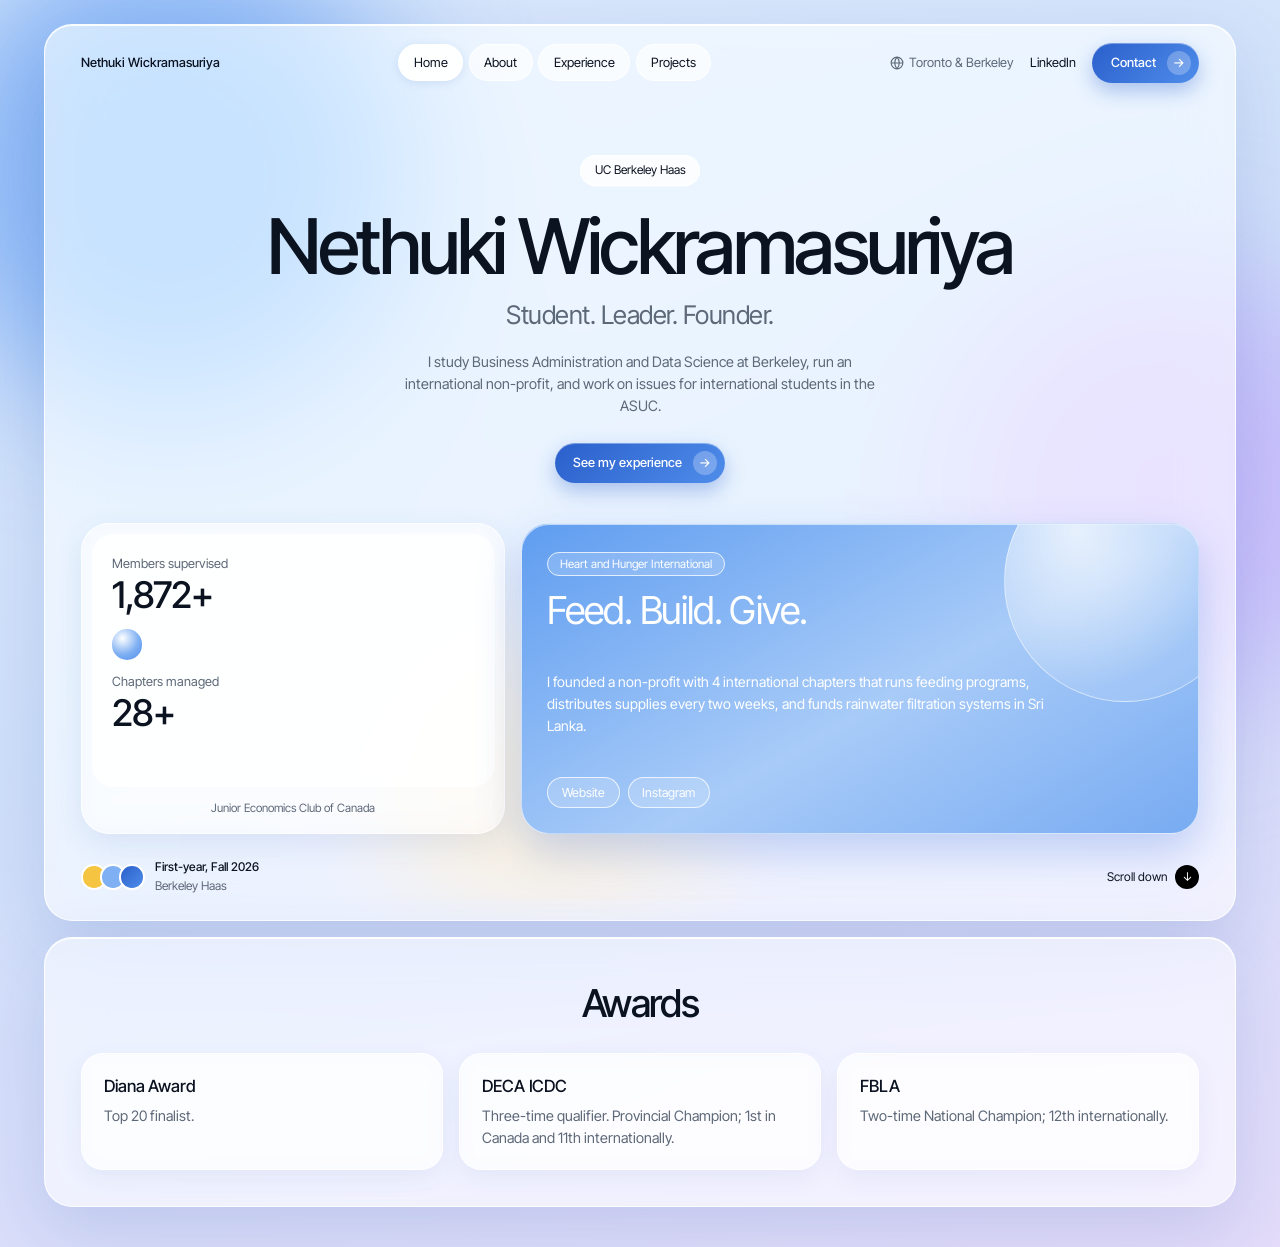
<file: index.html>
<!DOCTYPE html>
<html lang="en">
<head>
<meta charset="utf-8">
<meta name="viewport" content="width=device-width, initial-scale=1">
<title>Nethuki Wickramasuriya | UC Berkeley Haas</title>
<meta name="description" content="Nethuki Wickramasuriya is a student at UC Berkeley Haas from Toronto, founder of Heart and Hunger International, and an international affairs director in the ASUC.">
<link rel="canonical" href="https://nethukiw.github.io/">
<meta property="og:title" content="Nethuki Wickramasuriya | UC Berkeley Haas">
<meta property="og:description" content="Nethuki Wickramasuriya is a student at UC Berkeley Haas from Toronto, founder of Heart and Hunger International, and an international affairs director in the ASUC.">
<meta property="og:type" content="website">
<link rel="preconnect" href="https://fonts.googleapis.com">
<link rel="preconnect" href="https://fonts.gstatic.com" crossorigin>
<link href="https://fonts.googleapis.com/css2?family=Inter+Tight:wght@400;500&display=swap" rel="stylesheet">
<link rel="stylesheet" href="styles.css">
<script type="application/ld+json">
{"@context":"https://schema.org","@type":"Person","name":"Nethuki Wickramasuriya","url":"https://nethukiw.github.io/","email":"mailto:nethuki@berkeley.edu","sameAs":["https://www.linkedin.com/in/nethuki-wickramasuriya-935b712aa/"],"jobTitle":"Founder and CEO, Heart and Hunger International","alumniOf":{"@type":"CollegeOrUniversity","name":"University of California, Berkeley"}}
</script>
<script>document.documentElement.classList.add("js")</script>
</head>
<body>
<div class="blobs" aria-hidden="true"><i></i><i></i><i></i></div>
<div class="frame">
<div class="panel">
<div class="bar">
<a class="brand" href="index.html">Nethuki Wickramasuriya</a>
<nav class="nav" aria-label="Main">
<a href="index.html" aria-current="page">Home</a>
<a href="about.html">About</a>
<a href="experience.html">Experience</a>
<a href="projects.html">Projects</a>
</nav>
<div class="right">
<span class="loc"><svg width="14" height="14" viewBox="0 0 24 24" fill="none" stroke="currentColor" stroke-width="2" aria-hidden="true"><circle cx="12" cy="12" r="10"/><path d="M2 12h20M12 2a15 15 0 0 1 0 20M12 2a15 15 0 0 0 0 20"/></svg>Toronto &amp; Berkeley</span>
<a class="li" href="https://www.linkedin.com/in/nethuki-wickramasuriya-935b712aa/" target="_blank" rel="noopener">LinkedIn</a>
<a class="btn" href="mailto:nethuki@berkeley.edu">Contact <i>&rarr;</i></a>
</div>
</div>
<main>
<section class="hero">
<span class="tag">UC Berkeley Haas</span>
<h1 class="name">Nethuki Wickramasuriya</h1>
<p class="roles">Student. Leader. Founder.</p>
<p class="sub">I study Business Administration and Data Science at Berkeley, run an international non-profit, and work on issues for international students in the ASUC.</p>
<a class="btn" href="experience.html">See my experience <i>&rarr;</i></a>
</section>
<section class="cards" aria-label="Highlights">
<div class="shell">
<div class="in">
<div class="k">Members supervised</div>
<div class="big" data-count="2000" data-suffix="+">2,000+</div>
<div class="orb" aria-hidden="true"></div>
<div class="k">Chapters managed</div>
<div class="big" data-count="30" data-suffix="+">30+</div>
</div>
<small>Junior Economics Club of Canada</small>
</div>
<article class="feature">
<div>
<span class="pill">Heart and Hunger International</span>
<h2>Feed. Build. Give.</h2>
</div>
<p>I founded a non-profit with 4 international chapters that runs feeding programs, distributes supplies every two weeks, and funds rainwater filtration systems in Sri Lanka.</p>
<div class="links"><a href="https://www.google.com/search?q=heart+and+hunger" target="_blank" rel="noopener">Website</a><a href="https://www.instagram.com/heartandhunger/" target="_blank" rel="noopener">Instagram</a></div>
</article>
</section>
<div class="foot">
<div class="dots"><span aria-hidden="true"><i></i><i></i><i></i></span><div><b>First-year, Fall 2026</b><br>Berkeley Haas</div></div>
<a class="down" href="#highlights">Scroll down <i>&darr;</i></a>
</div>
</main>
</div>
<section class="panel sec" id="highlights">
<h2 class="t">Awards</h2>
<div class="grid3">
<div class="item reveal"><h3>Diana Award</h3><p>Top 20 finalist.</p></div>
<div class="item reveal"><h3>DECA ICDC</h3><p>Three-time qualifier. Provincial Champion; 1st in Canada and 11th internationally.</p></div>
<div class="item reveal"><h3>FBLA</h3><p>Two-time National Champion; 12th internationally.</p></div>
</div>
</section>
</div><script src="script.js" defer></script>
</body></html>
</file>
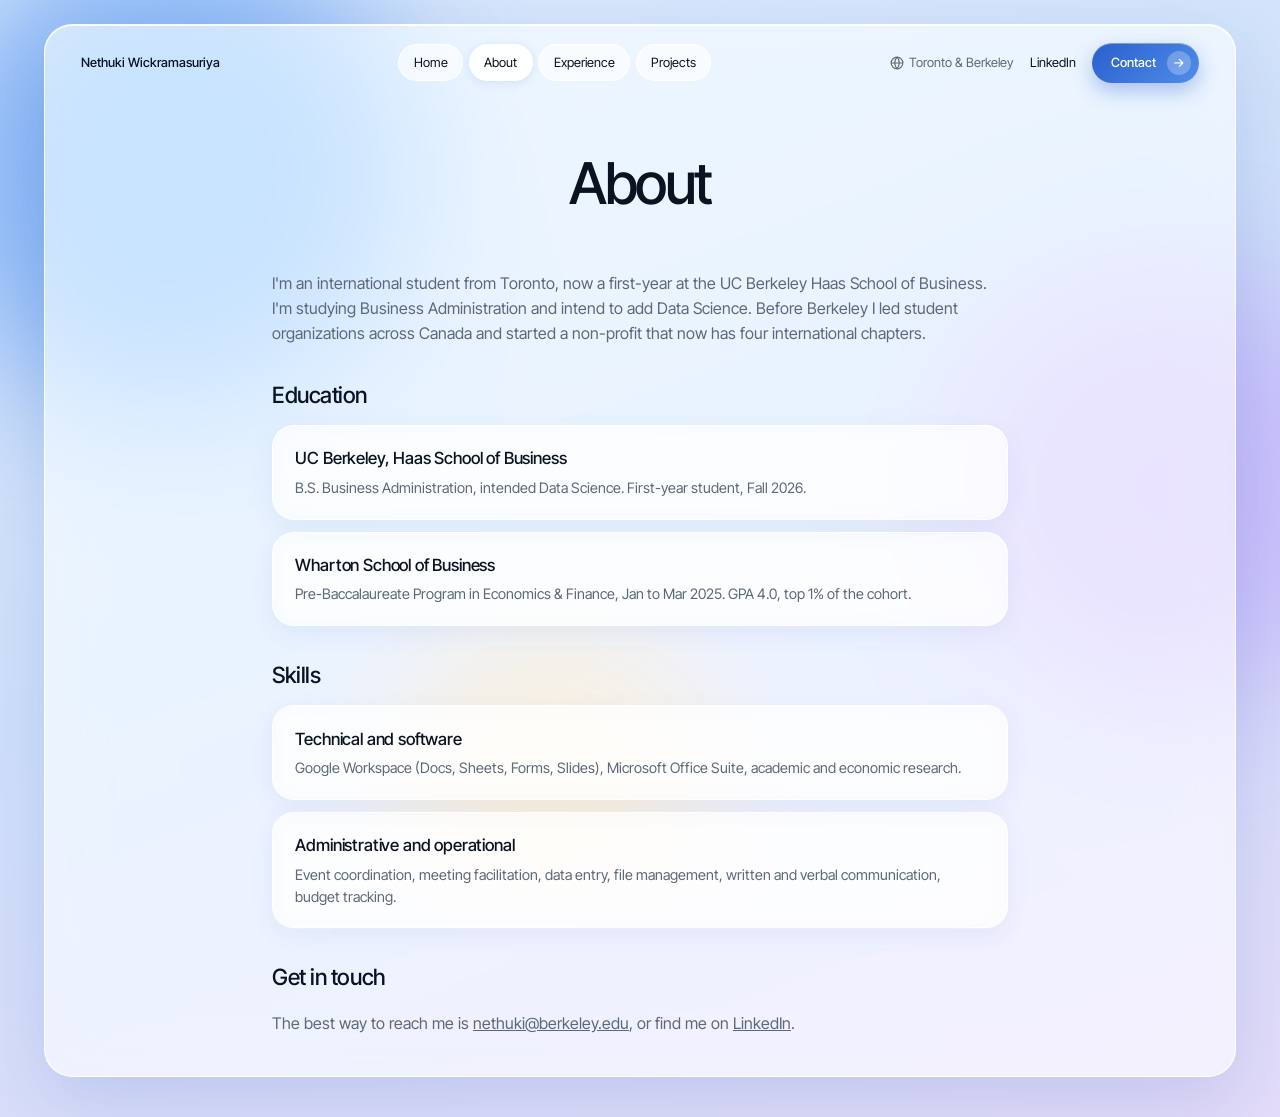
<file: about.html>
<!DOCTYPE html>
<html lang="en">
<head>
<meta charset="utf-8">
<meta name="viewport" content="width=device-width, initial-scale=1">
<title>About | Nethuki Wickramasuriya</title>
<meta name="description" content="About Nethuki Wickramasuriya: first-year at UC Berkeley Haas, Wharton pre-baccalaureate in Economics and Finance, from Toronto.">
<link rel="canonical" href="https://nethukiw.github.io/about.html">
<meta property="og:title" content="About | Nethuki Wickramasuriya">
<meta property="og:description" content="About Nethuki Wickramasuriya: first-year at UC Berkeley Haas, Wharton pre-baccalaureate in Economics and Finance, from Toronto.">
<meta property="og:type" content="website">
<link rel="preconnect" href="https://fonts.googleapis.com">
<link rel="preconnect" href="https://fonts.gstatic.com" crossorigin>
<link href="https://fonts.googleapis.com/css2?family=Inter+Tight:wght@400;500&display=swap" rel="stylesheet">
<link rel="stylesheet" href="styles.css">
<script>document.documentElement.classList.add("js")</script>
</head>
<body>
<div class="blobs" aria-hidden="true"><i></i><i></i><i></i></div>
<div class="frame">
<div class="panel">
<div class="bar">
<a class="brand" href="index.html">Nethuki Wickramasuriya</a>
<nav class="nav" aria-label="Main">
<a href="index.html">Home</a>
<a href="about.html" aria-current="page">About</a>
<a href="experience.html">Experience</a>
<a href="projects.html">Projects</a>
</nav>
<div class="right">
<span class="loc"><svg width="14" height="14" viewBox="0 0 24 24" fill="none" stroke="currentColor" stroke-width="2" aria-hidden="true"><circle cx="12" cy="12" r="10"/><path d="M2 12h20M12 2a15 15 0 0 1 0 20M12 2a15 15 0 0 0 0 20"/></svg>Toronto &amp; Berkeley</span>
<a class="li" href="https://www.linkedin.com/in/nethuki-wickramasuriya-935b712aa/" target="_blank" rel="noopener">LinkedIn</a>
<a class="btn" href="mailto:nethuki@berkeley.edu">Contact <i>&rarr;</i></a>
</div>
</div>
<main>
<section class="hero" style="padding-bottom:1.5rem"><h1 class="sm">About</h1></section>
<div class="col">
<p>I'm an international student from Toronto, now a first-year at the UC Berkeley Haas School of Business. I'm studying Business Administration and intend to add Data Science. Before Berkeley I led student organizations across Canada and started a non-profit that now has four international chapters.</p>
<h2>Education</h2>
<div class="item reveal"><h3>UC Berkeley, Haas School of Business</h3><p>B.S. Business Administration, intended Data Science. First-year student, Fall 2026.</p></div>
<div class="item reveal"><h3>Wharton School of Business</h3><p>Pre-Baccalaureate Program in Economics &amp; Finance, Jan to Mar 2025. GPA 4.0, top 1% of the cohort.</p></div>
<h2>Skills</h2>
<div class="item reveal"><h3>Technical and software</h3><p>Google Workspace (Docs, Sheets, Forms, Slides), Microsoft Office Suite, academic and economic research.</p></div>
<div class="item reveal"><h3>Administrative and operational</h3><p>Event coordination, meeting facilitation, data entry, file management, written and verbal communication, budget tracking.</p></div>
<h2>Get in touch</h2>
<p>The best way to reach me is <a href="mailto:nethuki@berkeley.edu">nethuki@berkeley.edu</a>, or find me on <a href="https://www.linkedin.com/in/nethuki-wickramasuriya-935b712aa/" target="_blank" rel="noopener">LinkedIn</a>.</p>
</div>
</main>
</div>
</div>
<script src="script.js" defer></script>
</body>
</html>
</file>
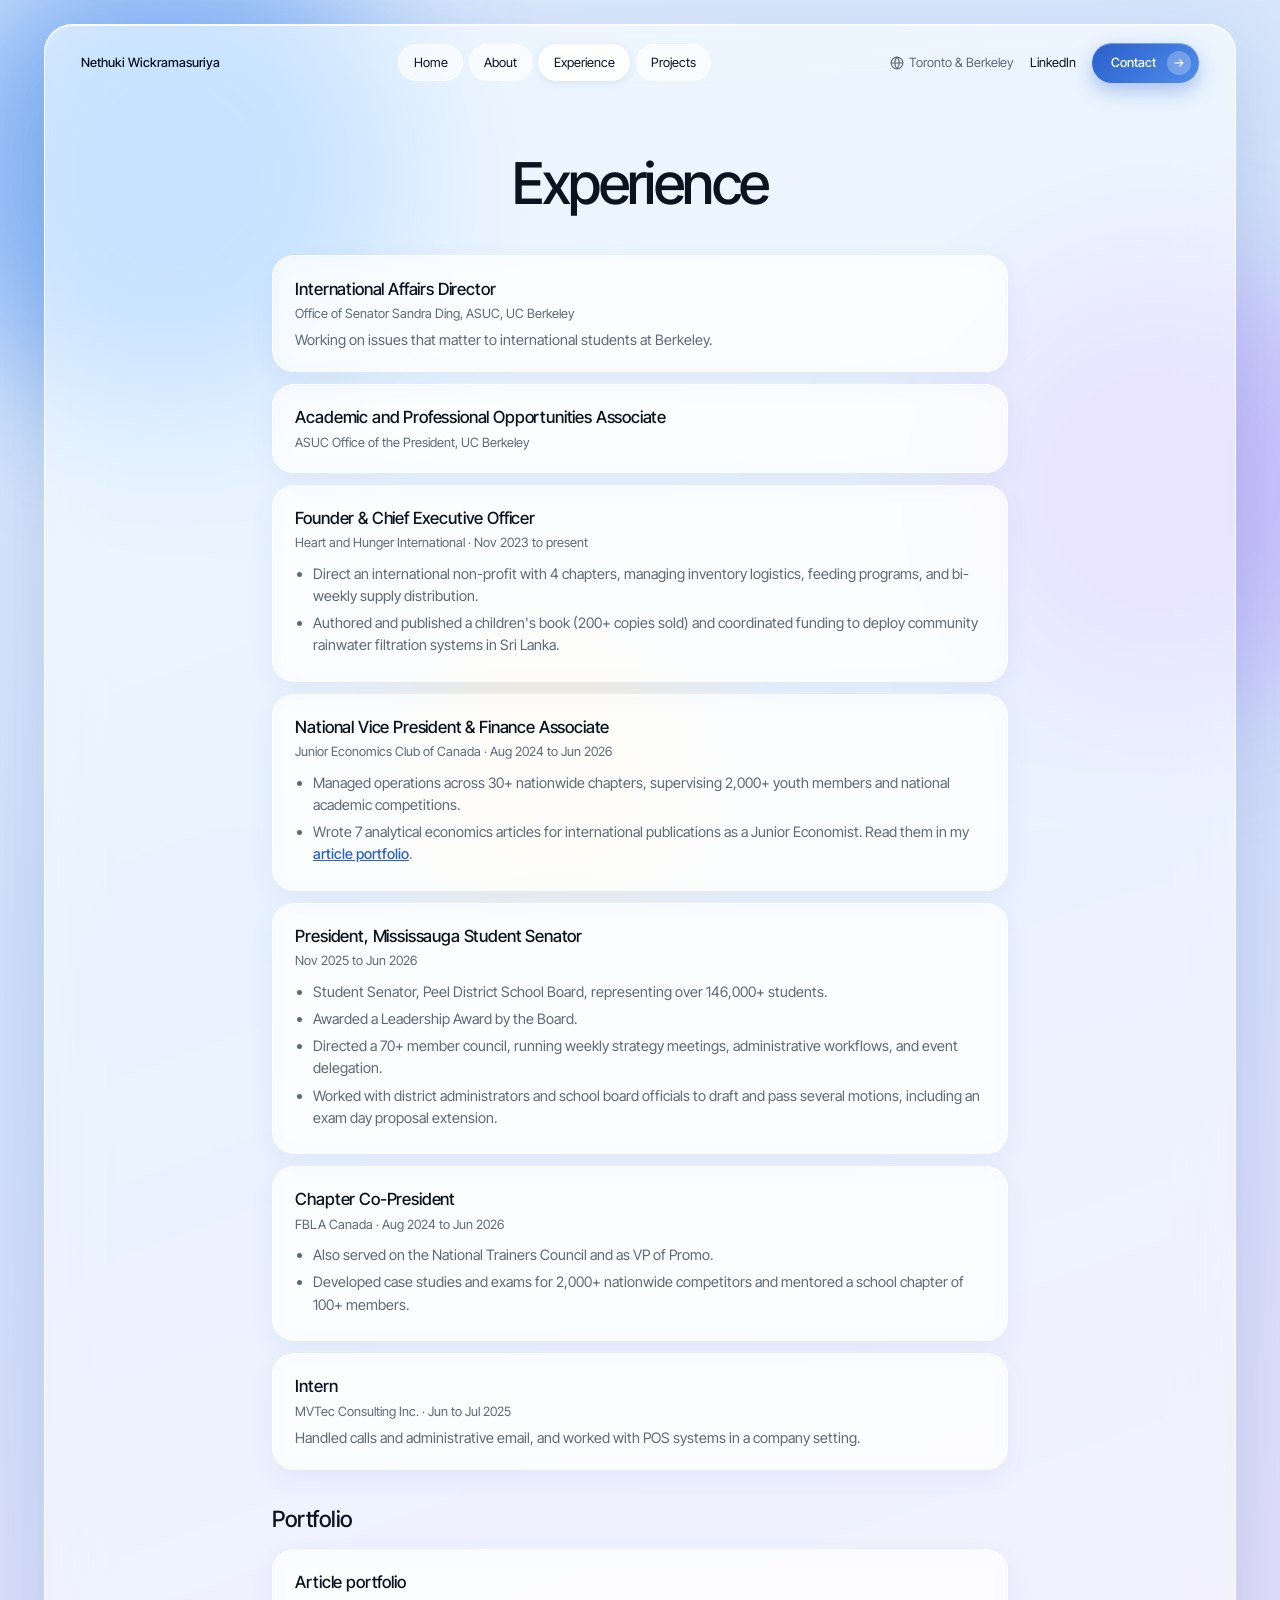
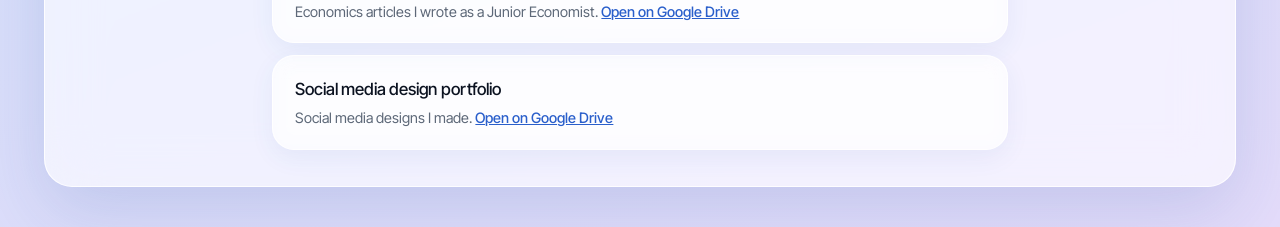
<file: experience.html>
<!DOCTYPE html>
<html lang="en">
<head>
<meta charset="utf-8">
<meta name="viewport" content="width=device-width, initial-scale=1">
<title>Experience | Nethuki Wickramasuriya</title>
<meta name="description" content="Leadership and work experience of Nethuki Wickramasuriya: ASUC, Heart and Hunger International, Junior Economics Club of Canada, student senate, FBLA.">
<link rel="canonical" href="https://nethukiw.github.io/experience.html">
<meta property="og:title" content="Experience | Nethuki Wickramasuriya">
<meta property="og:description" content="Leadership and work experience of Nethuki Wickramasuriya: ASUC, Heart and Hunger International, Junior Economics Club of Canada, student senate, FBLA.">
<meta property="og:type" content="website">
<link rel="preconnect" href="https://fonts.googleapis.com">
<link rel="preconnect" href="https://fonts.gstatic.com" crossorigin>
<link href="https://fonts.googleapis.com/css2?family=Inter+Tight:wght@400;500&display=swap" rel="stylesheet">
<link rel="stylesheet" href="styles.css">
<script>document.documentElement.classList.add("js")</script>
</head>
<body>
<div class="blobs" aria-hidden="true"><i></i><i></i><i></i></div>
<div class="frame">
<div class="panel">
<div class="bar">
<a class="brand" href="index.html">Nethuki Wickramasuriya</a>
<nav class="nav" aria-label="Main">
<a href="index.html">Home</a>
<a href="about.html">About</a>
<a href="experience.html" aria-current="page">Experience</a>
<a href="projects.html">Projects</a>
</nav>
<div class="right">
<span class="loc"><svg width="14" height="14" viewBox="0 0 24 24" fill="none" stroke="currentColor" stroke-width="2" aria-hidden="true"><circle cx="12" cy="12" r="10"/><path d="M2 12h20M12 2a15 15 0 0 1 0 20M12 2a15 15 0 0 0 0 20"/></svg>Toronto &amp; Berkeley</span>
<a class="li" href="https://www.linkedin.com/in/nethuki-wickramasuriya-935b712aa/" target="_blank" rel="noopener">LinkedIn</a>
<a class="btn" href="mailto:nethuki@berkeley.edu">Contact <i>&rarr;</i></a>
</div>
</div>
<main>
<section class="hero" style="padding-bottom:1.5rem"><h1 class="sm">Experience</h1></section>
<div class="col">
<div class="item reveal"><h3>International Affairs Director</h3><div class="k">Office of Senator Sandra Ding, ASUC, UC Berkeley</div><p>Working on issues that matter to international students at Berkeley.</p></div>
<div class="item reveal"><h3>Academic and Professional Opportunities Associate</h3><div class="k">ASUC Office of the President, UC Berkeley</div></div>
<div class="item reveal"><h3>Founder &amp; Chief Executive Officer</h3><div class="k">Heart and Hunger International &middot; Nov 2023 to present</div><ul><li>Direct an international non-profit with 4 chapters, managing inventory logistics, feeding programs, and bi-weekly supply distribution.</li><li>Authored and published a children's book (200+ copies sold) and coordinated funding to deploy community rainwater filtration systems in Sri Lanka.</li></ul></div>
<div class="item reveal"><h3>National Vice President &amp; Finance Associate</h3><div class="k">Junior Economics Club of Canada &middot; Aug 2024 to Jun 2026</div><ul><li>Managed operations across 30+ nationwide chapters, supervising 2,000+ youth members and national academic competitions.</li><li>Wrote 7 analytical economics articles for international publications as a Junior Economist. Read them in my <a href="https://drive.google.com/drive/folders/1W3ivAwOHROuxiVpic0l-gztxGkn0L9uT?usp=sharing" target="_blank" rel="noopener">article portfolio</a>.</li></ul></div>
<div class="item reveal"><h3>President, Mississauga Student Senator</h3><div class="k">Nov 2025 to Jun 2026</div><ul><li>Student Senator, Peel District School Board, representing over 146,000+ students.</li><li>Awarded a Leadership Award by the Board.</li><li>Directed a 70+ member council, running weekly strategy meetings, administrative workflows, and event delegation.</li><li>Worked with district administrators and school board officials to draft and pass several motions, including an exam day proposal extension.</li></ul></div>
<div class="item reveal"><h3>Chapter Co-President</h3><div class="k">FBLA Canada &middot; Aug 2024 to Jun 2026</div><ul><li>Also served on the National Trainers Council and as VP of Promo.</li><li>Developed case studies and exams for 2,000+ nationwide competitors and mentored a school chapter of 100+ members.</li></ul></div>
<div class="item reveal"><h3>Intern</h3><div class="k">MVTec Consulting Inc. &middot; Jun to Jul 2025</div><p>Handled calls and administrative email, and worked with POS systems in a company setting.</p></div>
<h2>Portfolio</h2>
<div class="item reveal"><h3>Article portfolio</h3><p>Economics articles I wrote as a Junior Economist. <a href="https://drive.google.com/drive/folders/1W3ivAwOHROuxiVpic0l-gztxGkn0L9uT?usp=sharing" target="_blank" rel="noopener">Open on Google Drive</a></p></div>
<div class="item reveal"><h3>Social media design portfolio</h3><p>Social media designs I made. <a href="https://drive.google.com/drive/folders/1h_8nnjaV6lCwH_T0KuCDBcVizz5ddqwb?usp=sharing" target="_blank" rel="noopener">Open on Google Drive</a></p></div>
</div>
</main>
</div>
</div>
<script src="script.js" defer></script>
</body>
</html>
</file>
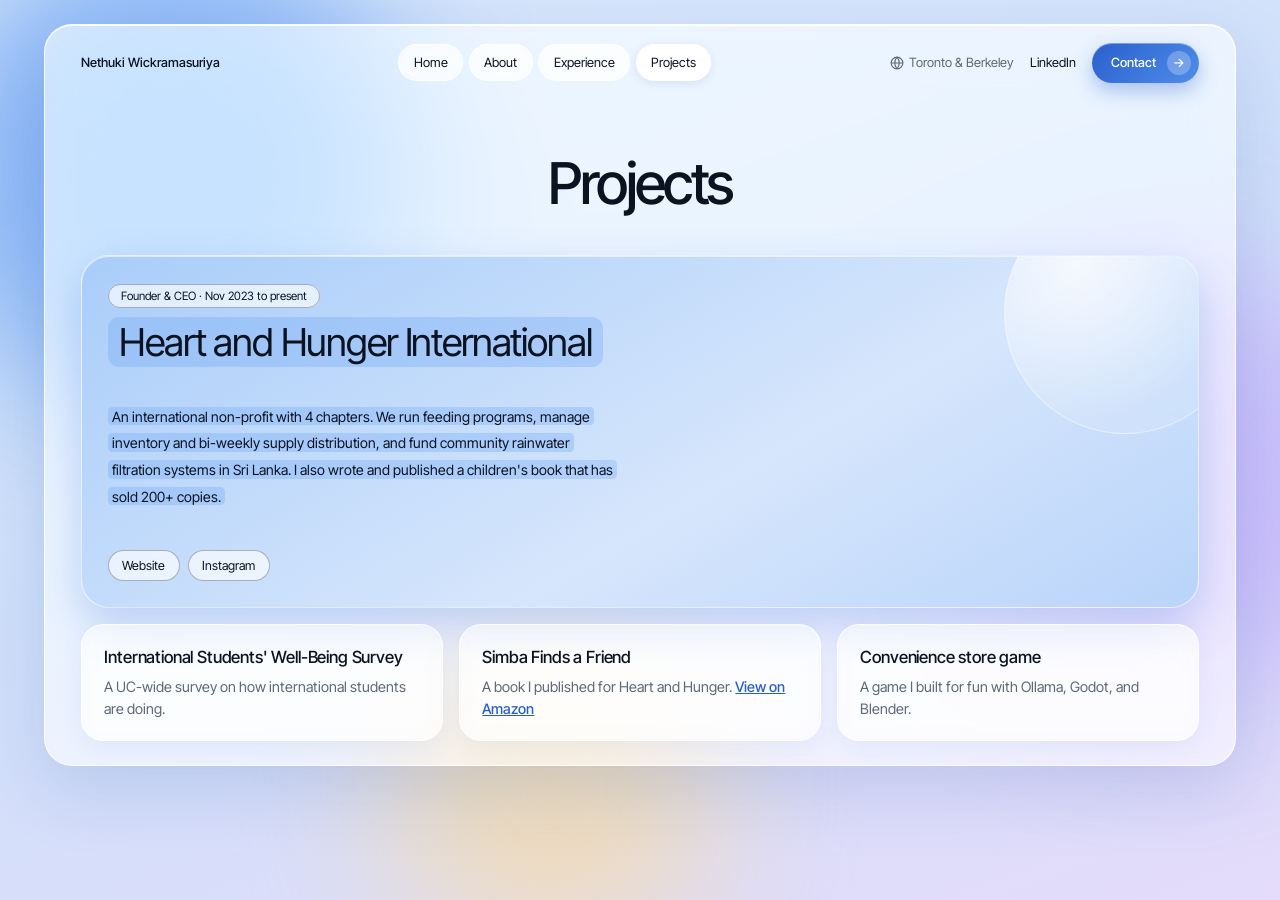
<file: projects.html>
<!DOCTYPE html>
<html lang="en">
<head>
<meta charset="utf-8">
<meta name="viewport" content="width=device-width, initial-scale=1">
<title>Projects | Nethuki Wickramasuriya</title>
<meta name="description" content="Projects by Nethuki Wickramasuriya: Heart and Hunger International, the International Students' Well-Being Survey, a children's book, and a game built in Godot.">
<link rel="canonical" href="https://nethukiw.github.io/projects.html">
<meta property="og:title" content="Projects | Nethuki Wickramasuriya">
<meta property="og:description" content="Projects by Nethuki Wickramasuriya: Heart and Hunger International, the International Students' Well-Being Survey, a children's book, and a game built in Godot.">
<meta property="og:type" content="website">
<link rel="preconnect" href="https://fonts.googleapis.com">
<link rel="preconnect" href="https://fonts.gstatic.com" crossorigin>
<link href="https://fonts.googleapis.com/css2?family=Inter+Tight:wght@400;500&display=swap" rel="stylesheet">
<link rel="stylesheet" href="styles.css">
<script>document.documentElement.classList.add("js")</script>
</head>
<body>
<div class="blobs" aria-hidden="true"><i></i><i></i><i></i></div>
<div class="frame">
<div class="panel">
<div class="bar">
<a class="brand" href="index.html">Nethuki Wickramasuriya</a>
<nav class="nav" aria-label="Main">
<a href="index.html">Home</a>
<a href="about.html">About</a>
<a href="experience.html">Experience</a>
<a href="projects.html" aria-current="page">Projects</a>
</nav>
<div class="right">
<span class="loc"><svg width="14" height="14" viewBox="0 0 24 24" fill="none" stroke="currentColor" stroke-width="2" aria-hidden="true"><circle cx="12" cy="12" r="10"/><path d="M2 12h20M12 2a15 15 0 0 1 0 20M12 2a15 15 0 0 0 0 20"/></svg>Toronto &amp; Berkeley</span>
<a class="li" href="https://www.linkedin.com/in/nethuki-wickramasuriya-935b712aa/" target="_blank" rel="noopener">LinkedIn</a>
<a class="btn" href="mailto:nethuki@berkeley.edu">Contact <i>&rarr;</i></a>
</div>
</div>
<main>
<section class="hero" style="padding-bottom:1.5rem"><h1 class="sm">Projects</h1></section>
<article class="feature hl reveal" style="margin-bottom:1rem">
<div><span class="pill">Founder &amp; CEO &middot; Nov 2023 to present</span><h2><span class="mark">Heart and Hunger International</span></h2></div>
<p><span class="mark">An international non-profit with 4 chapters. We run feeding programs, manage inventory and bi-weekly supply distribution, and fund community rainwater filtration systems in Sri Lanka. I also wrote and published a children's book that has sold 200+ copies.</span></p>
<div class="links"><a href="https://www.google.com/search?q=heart+and+hunger" target="_blank" rel="noopener">Website</a><a href="https://www.instagram.com/heartandhunger/" target="_blank" rel="noopener">Instagram</a></div>
</article>
<div class="grid3">
<div class="item reveal"><h3>International Students' Well-Being Survey</h3><p>A UC-wide survey on how international students are doing.</p></div>
<div class="item reveal"><h3>Simba Finds a Friend</h3><p>A book I published for Heart and Hunger. <a href="https://www.amazon.ca/Simba-Finds-Friend-Nethuki-Wickramasuriya/dp/B0FR2PFJQC" target="_blank" rel="noopener">View on Amazon</a></p></div>
<div class="item reveal"><h3>Convenience store game</h3><p>A game I built for fun with Ollama, Godot, and Blender.</p></div>
</div>
</main>
</div>
</div>
<script src="script.js" defer></script>
</body>
</html>
</file>
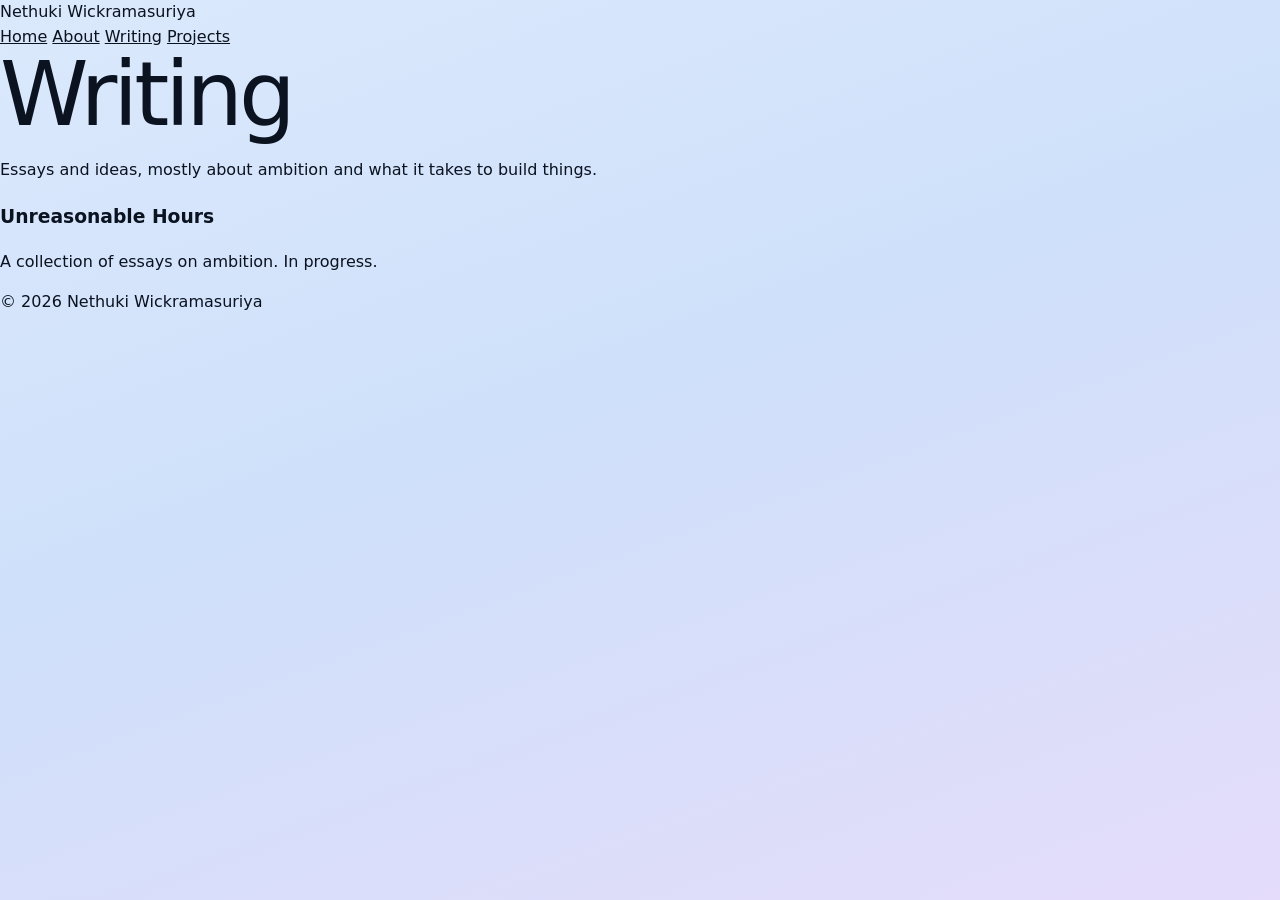
<file: writing.html>
<!DOCTYPE html>
<html lang="en">
<head>
<meta charset="utf-8">
<meta name="viewport" content="width=device-width, initial-scale=1">
<title>Writing | Nethuki Wickramasuriya</title>
<meta name="description" content="Essays and writing by Nethuki Wickramasuriya.">
<link rel="canonical" href="https://YOUR-USERNAME.github.io/writing.html">
<meta property="og:title" content="Writing | Nethuki Wickramasuriya">
<meta property="og:description" content="Essays and writing by Nethuki Wickramasuriya.">
<meta property="og:type" content="website">
<meta name="theme-color" content="#003262">
<link rel="preconnect" href="https://fonts.googleapis.com">
<link rel="preconnect" href="https://fonts.gstatic.com" crossorigin>
<link href="https://fonts.googleapis.com/css2?family=Hanken+Grotesk:wght@400;600&family=Instrument+Serif&display=swap" rel="stylesheet">
<link rel="stylesheet" href="styles.css">
</head><body><div class="wrap">
<header>
<a class="brand" href="index.html">Nethuki Wickramasuriya</a>
<nav aria-label="Main">
<a href="index.html">Home</a>
<a href="about.html">About</a>
<a href="writing.html" aria-current="page">Writing</a>
<a href="projects.html">Projects</a>
</nav>
</header>
<main>
<h1 class="page">Writing</h1>
<p>Essays and ideas, mostly about ambition and what it takes to build things.</p>
<div class="entry">
<h3>Unreasonable Hours</h3>
<p>A collection of essays on ambition. In progress.</p>
</div>
</main>
<footer>&copy; 2026 Nethuki Wickramasuriya</footer>
</div>
</body>
</html>
</file>
<file: styles.css>
:root{--ink:#0b1220;--muted:#5d6878;--sky:#d3e4fb;--mist:#f3f6fb;--line:#e4e9f1;--grad:linear-gradient(135deg,#2a5fcb,#4f8dea);--card:linear-gradient(150deg,#5f9df0 0%,#a8cbf8 55%,#78abf2 100%);--f:"Inter Tight",system-ui,-apple-system,"Segoe UI",Roboto,sans-serif}
*{box-sizing:border-box}
body{margin:0;background:var(--sky);color:var(--ink);font-family:var(--f);font-size:16px;line-height:1.55}
a{color:inherit}
a:focus-visible{outline:3px solid #2a5fcb;outline-offset:3px}
.frame{max-width:1240px;margin:0 auto;padding:clamp(.5rem,2vw,1.5rem)}
.panel{background:#fff;border-radius:28px;padding:1.1rem clamp(1rem,3vw,2.25rem) 1.5rem;margin-bottom:1rem}
.bar{display:flex;align-items:center;justify-content:space-between;gap:.75rem 1rem;flex-wrap:wrap;font-size:.8rem}
.brand{font-weight:500;text-decoration:none}
.nav{display:flex;gap:.35rem;flex-wrap:wrap}
.nav a{padding:.45rem .9rem;border-radius:999px;background:var(--mist);text-decoration:none}
.nav a[aria-current=page]{background:#dfe9f8}
.right{display:flex;align-items:center;gap:1rem}
.loc{display:flex;align-items:center;gap:.35rem;color:var(--muted)}
.btn{display:inline-flex;align-items:center;gap:.7rem;background:var(--grad);color:#fff;text-decoration:none;border-radius:999px;padding:.5rem .5rem .5rem 1.15rem;font-weight:500;font-size:.8rem}
.btn i{display:grid;place-items:center;width:1.5rem;height:1.5rem;border-radius:50%;background:rgba(255,255,255,.25);font-style:normal}
.hero{text-align:center;padding:clamp(2.5rem,7vw,4.5rem) 0 2.5rem}
.tag{display:inline-block;background:var(--mist);border-radius:999px;padding:.35rem .85rem;font-size:.75rem;margin-bottom:1.4rem}
h1{font-weight:500;font-size:clamp(2.5rem,8.2vw,5.6rem);letter-spacing:-.045em;line-height:1;margin:0 0 1.2rem}
h1.sm{font-size:clamp(2.2rem,6vw,3.6rem)}
.sub{max-width:31rem;margin:0 auto 1.6rem;color:var(--muted);font-size:.9rem}
.cards{display:grid;grid-template-columns:1fr 1.55fr 1fr;gap:1rem}
.shell{background:var(--mist);border-radius:28px;padding:.6rem;display:flex;flex-direction:column;gap:.5rem}
.in{background:#fff;border-radius:22px;padding:1.2rem;flex:1}
.shell small{display:block;text-align:center;color:var(--muted);font-size:.72rem;padding:.35rem}
.k{font-size:.8rem;color:var(--muted)}
.big{font-size:clamp(1.8rem,3.2vw,2.3rem);letter-spacing:-.03em;font-weight:500;line-height:1.15}
.orb{width:1.9rem;height:1.9rem;border-radius:50%;background:radial-gradient(circle at 35% 30%,#fff,#7fb0f3 55%,#4d8be9);margin:.8rem 0}
.feature{border-radius:28px;background:var(--card);color:#fff;padding:1.6rem;display:flex;flex-direction:column;justify-content:space-between;gap:2.5rem;min-height:290px}
.feature h2{font-weight:400;font-size:clamp(1.7rem,3.2vw,2.4rem);letter-spacing:-.03em;margin:.9rem 0 0;line-height:1.1}
.feature p{font-size:.88rem;margin:0;max-width:32rem}
.pill{align-self:flex-start;border:1px solid rgba(255,255,255,.75);border-radius:999px;padding:.25rem .75rem;font-size:.72rem}
.foot{display:flex;justify-content:space-between;align-items:center;gap:1rem;margin-top:1.5rem;font-size:.75rem;color:var(--muted)}
.foot b{font-weight:500;color:var(--ink)}
.dots{display:flex;align-items:center;gap:.6rem}
.dots span{display:flex}
.dots span i{width:1.6rem;height:1.6rem;border-radius:50%;border:2px solid #fff;margin-left:-.4rem;background:var(--grad)}
.dots span i:first-child{margin-left:0;background:#f5c542}
.dots span i:nth-child(2){background:#7fb0f3}
.down{display:flex;align-items:center;gap:.5rem;text-decoration:none;color:var(--ink)}
.down i{display:grid;place-items:center;width:1.5rem;height:1.5rem;border-radius:50%;background:#000;color:#fff;font-style:normal}
.sec{padding-top:2.25rem;padding-bottom:2.25rem}
.sec h2.t{font-weight:500;font-size:clamp(1.6rem,4vw,2.4rem);letter-spacing:-.035em;margin:0 0 1.25rem;text-align:center}
.grid3{display:grid;grid-template-columns:repeat(3,1fr);gap:1rem}
.grid2{display:grid;grid-template-columns:repeat(2,1fr);gap:1rem}
.item{background:var(--mist);border-radius:22px;padding:1.2rem 1.4rem}
.item h3{margin:0 0 .15rem;font-size:1.05rem;font-weight:500;letter-spacing:-.01em}
.item p{margin:.35rem 0 0;color:var(--muted);font-size:.9rem}
.item ul{margin:.6rem 0 0;padding-left:1.1rem;color:var(--muted);font-size:.9rem}
.item li{margin-bottom:.3rem}
.col{max-width:46rem;margin:0 auto}
.col .item{margin-bottom:.75rem}
.col h2{font-weight:500;font-size:1.4rem;letter-spacing:-.02em;margin:2rem 0 .8rem}
.col p{color:var(--muted)}
@media (max-width:860px){.cards,.grid3,.grid2{grid-template-columns:1fr}.bar{justify-content:center}.loc{display:none}}

/* ---- glass ---- */
body{background:linear-gradient(160deg,#dbe9fc 0%,#cfe0fa 45%,#e4dcfa 100%);min-height:100vh}
.blobs{position:fixed;inset:0;overflow:hidden;z-index:0;pointer-events:none}
.blobs i{position:absolute;border-radius:50%;filter:blur(70px);opacity:.75}
.blobs i:nth-child(1){width:38vw;height:38vw;min-width:260px;min-height:260px;background:#6fa6f4;top:-8%;left:-6%}
.blobs i:nth-child(2){width:34vw;height:34vw;min-width:240px;min-height:240px;background:#c3b2fb;top:30%;right:-8%}
.blobs i:nth-child(3){width:26vw;height:26vw;min-width:200px;min-height:200px;background:#ffd98a;bottom:-6%;left:30%;opacity:.55}
.frame{position:relative;z-index:1}
.panel{background:rgba(255,255,255,.6);border:1px solid rgba(255,255,255,.85);box-shadow:0 24px 70px rgba(40,80,170,.16),inset 0 1px 0 rgba(255,255,255,.95)}
.nav a{background:rgba(255,255,255,.65);border:1px solid rgba(255,255,255,.9);transition:background .25s,transform .25s}
.nav a:hover{background:#fff;transform:translateY(-1px)}
.nav a[aria-current=page]{background:rgba(255,255,255,.95);box-shadow:0 2px 10px rgba(40,80,170,.12)}
.tag{background:rgba(255,255,255,.7);border:1px solid rgba(255,255,255,.9)}
.shell{background:rgba(255,255,255,.35);border:1px solid rgba(255,255,255,.8);box-shadow:0 10px 30px rgba(40,80,170,.1)}
.in{background:rgba(255,255,255,.7);border:1px solid rgba(255,255,255,.9)}
.item{background:rgba(255,255,255,.55);border:1px solid rgba(255,255,255,.85);box-shadow:0 8px 24px rgba(40,80,170,.07)}
.feature{position:relative;overflow:hidden;border:1px solid rgba(255,255,255,.6);box-shadow:0 18px 44px rgba(60,110,220,.28),inset 0 1px 0 rgba(255,255,255,.6)}
.feature::before{content:"";position:absolute;width:15rem;height:15rem;border-radius:50%;right:-3rem;top:-4rem;background:radial-gradient(circle at 30% 30%,rgba(255,255,255,.75),rgba(255,255,255,.12) 65%);border:1px solid rgba(255,255,255,.5)}
.feature>*{position:relative}
.pill{background:rgba(255,255,255,.18)}
@supports (backdrop-filter:blur(1px)) or (-webkit-backdrop-filter:blur(1px)){
.panel{-webkit-backdrop-filter:blur(26px) saturate(1.5);backdrop-filter:blur(26px) saturate(1.5)}
.shell,.item,.nav a,.tag{-webkit-backdrop-filter:blur(14px);backdrop-filter:blur(14px)}
.in{-webkit-backdrop-filter:blur(10px);backdrop-filter:blur(10px)}
.feature::before{-webkit-backdrop-filter:blur(6px);backdrop-filter:blur(6px)}
}
.btn{position:relative;overflow:hidden;box-shadow:0 8px 20px rgba(42,95,203,.35),inset 0 1px 0 rgba(255,255,255,.35)}
.btn i{transition:transform .3s}
.btn:hover i{transform:translateX(3px)}

/* ---- motion ---- */
@media (prefers-reduced-motion:no-preference){
@keyframes rise{from{opacity:0;transform:translateY(18px)}to{opacity:1;transform:none}}
@keyframes drift1{to{transform:translate(8vw,6vh) scale(1.15)}}
@keyframes drift2{to{transform:translate(-9vw,8vh) scale(.9)}}
@keyframes drift3{to{transform:translate(7vw,-8vh) scale(1.2)}}
@keyframes bob{0%,100%{transform:translateY(0)}50%{transform:translateY(-8px)}}
@keyframes draw{to{stroke-dashoffset:0}}
@keyframes sheen{from{transform:translateX(-120%) skewX(-20deg)}to{transform:translateX(260%) skewX(-20deg)}}
.blobs i:nth-child(1){animation:drift1 18s ease-in-out infinite alternate}
.blobs i:nth-child(2){animation:drift2 22s ease-in-out infinite alternate}
.blobs i:nth-child(3){animation:drift3 20s ease-in-out infinite alternate}
.bar{animation:rise .6s ease-out both}
.hero>*{animation:rise .8s cubic-bezier(.2,.7,.2,1) both}
.hero>:nth-child(1){animation-delay:.1s}.hero>:nth-child(2){animation-delay:.2s}.hero>:nth-child(3){animation-delay:.32s}.hero>:nth-child(4){animation-delay:.44s}
.cards>*{animation:rise .8s cubic-bezier(.2,.7,.2,1) both}
.cards>:nth-child(1){animation-delay:.55s}.cards>:nth-child(2){animation-delay:.7s}.cards>:nth-child(3){animation-delay:.85s}
.foot{animation:rise .8s ease-out 1s both}
.orb{animation:bob 4s ease-in-out infinite}
.feature::before{animation:bob 7s ease-in-out infinite}
.draw{stroke-dasharray:1;stroke-dashoffset:1;animation:draw 2s ease-out 1.1s forwards}
.btn::after{content:"";position:absolute;top:0;bottom:0;left:0;width:40%;background:linear-gradient(90deg,transparent,rgba(255,255,255,.45),transparent);transform:translateX(-120%) skewX(-20deg)}
.btn:hover::after{animation:sheen .8s ease-out}
.shell,.item,.feature{transition:transform .35s cubic-bezier(.2,.7,.2,1),box-shadow .35s}
.shell:hover,.item:hover,.feature:hover{transform:translateY(-5px);box-shadow:0 20px 44px rgba(40,80,170,.2)}
.js .reveal{opacity:0;transform:translateY(22px);transition:opacity .7s ease-out,transform .7s cubic-bezier(.2,.7,.2,1)}
.js .reveal.in{opacity:1;transform:none}
.js .reveal.in:hover{transform:translateY(-5px)}
}

/* ---- round 3 ---- */
h1.name{font-size:clamp(2.2rem,7.2vw,4.8rem);margin-bottom:.6rem}
.roles{font-size:clamp(1.15rem,2.6vw,1.6rem);letter-spacing:-.02em;color:var(--muted);margin:0 0 1rem}
@media (min-width:861px){.cards{grid-template-columns:1fr 1.6fr}}
.links{display:flex;flex-wrap:wrap;gap:.5rem}
.links a{color:#fff;border:1px solid rgba(255,255,255,.75);background:rgba(255,255,255,.18);border-radius:999px;padding:.3rem .85rem;font-size:.78rem;text-decoration:none;transition:background .25s}
.links a:hover{background:rgba(255,255,255,.35)}
.item a{color:#2a5fcb;font-weight:500}
.mark{background:rgba(111,166,244,.32);-webkit-box-decoration-break:clone;box-decoration-break:clone;padding:.06em .3em;border-radius:.3em}
.feature.hl{background:linear-gradient(150deg,#a9cdf9,#d6e6fc 60%,#b9d4fa);color:var(--ink)}
.feature.hl .pill{border-color:rgba(11,18,32,.3);background:rgba(255,255,255,.65);color:var(--ink)}
.feature.hl .links a{color:var(--ink);border-color:rgba(11,18,32,.3);background:rgba(255,255,255,.65)}
.feature.hl p{line-height:1.9}
@media (prefers-reduced-motion:no-preference){.hero>:nth-child(5){animation-delay:.56s}}
.right .li{text-decoration:none;color:var(--ink);transition:color .25s}
.right .li:hover{color:#2a5fcb}
</file>
